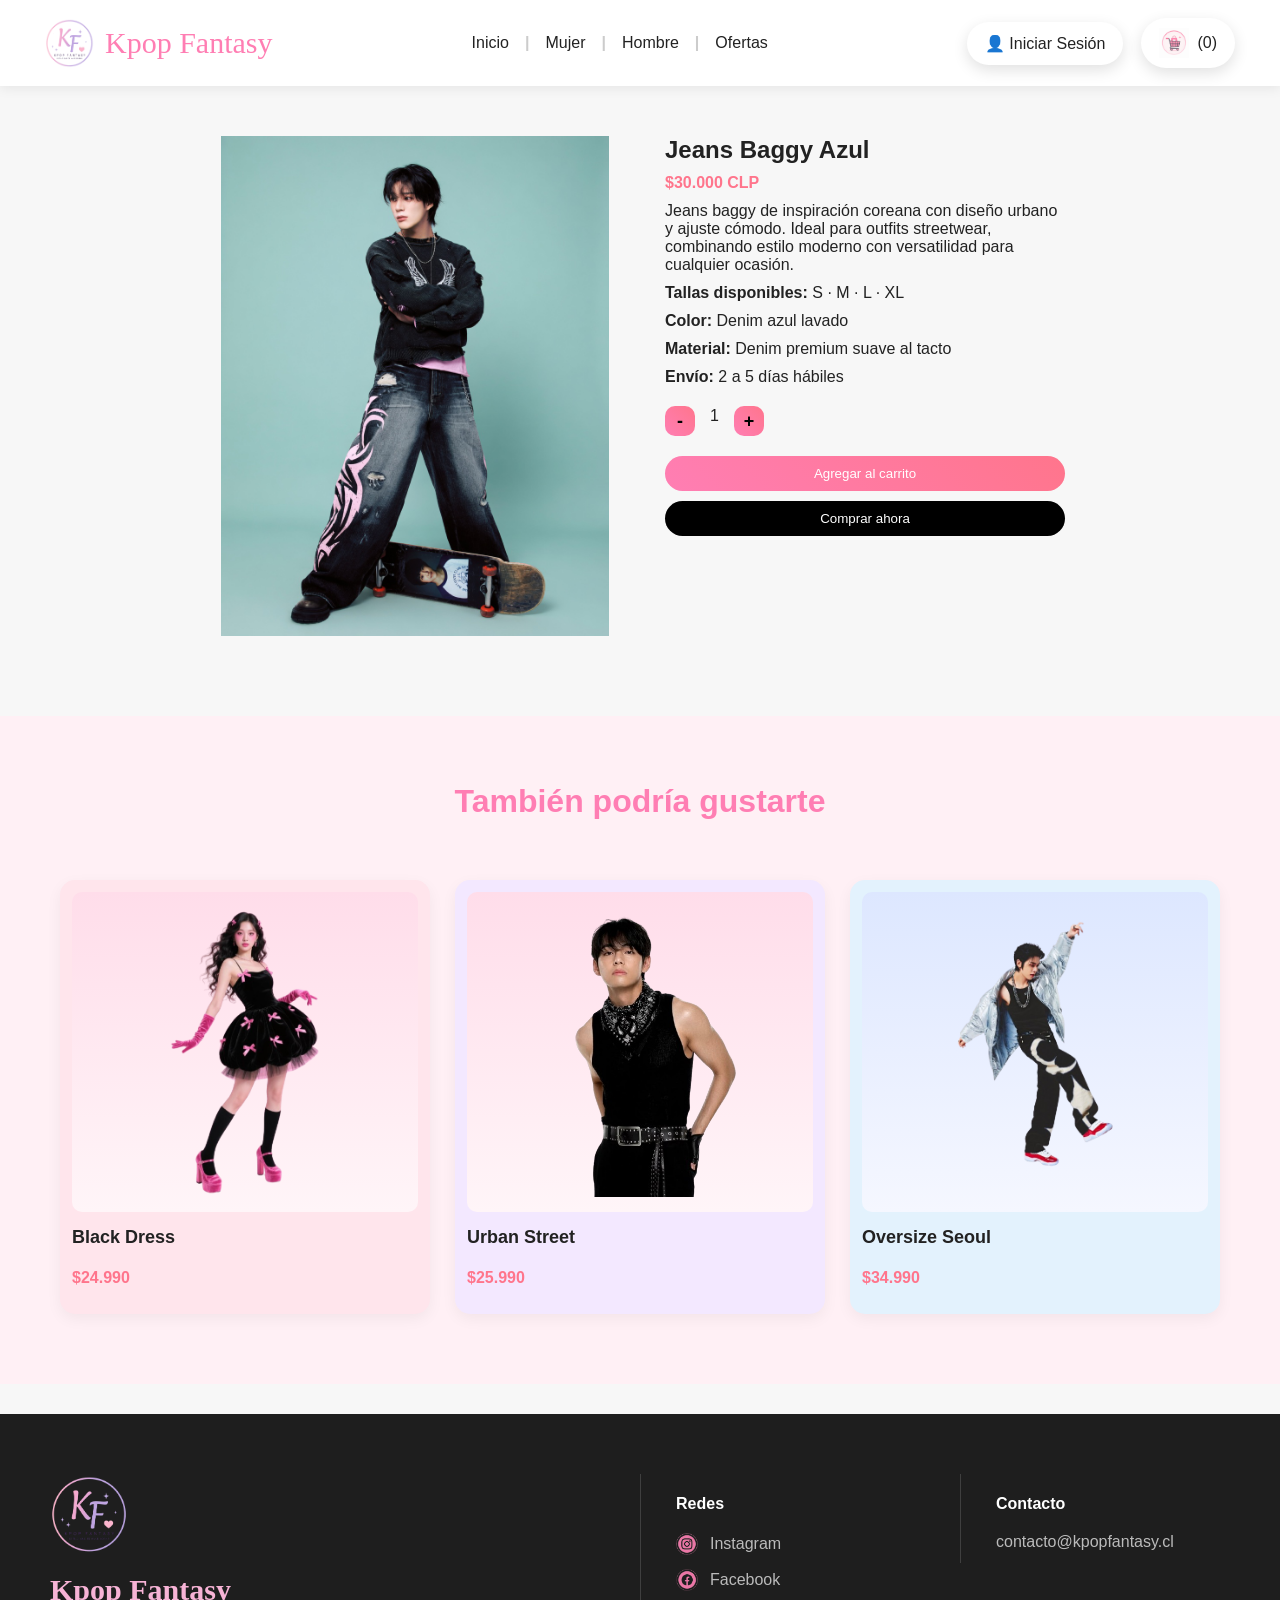
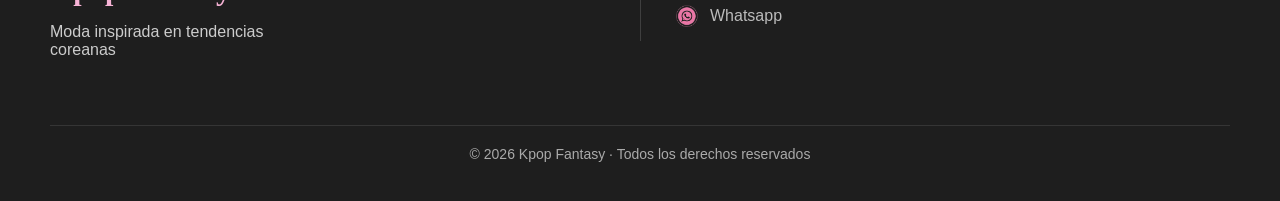
<file: detalles.html>
<!DOCTYPE html>
<html lang="en">
<head>
    <meta charset="UTF-8">
    <meta name="viewport" content="width=device-width, initial-scale=1.0">
    <title>Detalle Producto | Kpop Fantasy</title>
    <link rel="stylesheet" href="styles.css">
    <script src="script.js"></script>
</head>
<body>
<header class="encabezado">

    <div class="logo-box">
        <img src="fotosVarias/logo.png" alt="Logo">
        <span>Kpop Fantasy</span>
    </div>
    <button class="menu-toggle" id="menuToggle">☰</button>

    <nav class="nav" id="mobileNav">
        <a href="index.html">Inicio</a>
        <span>|</span>
        <a href="mujer.html">Mujer</a>
        <span>|</span>
        <a href="hombre.html">Hombre</a>
        <span>|</span>
        <a href="ofertas.html">Ofertas</a>
    </nav>

    <div class="acciones-header">
        <a href="login/login.html" class="login-link" id="userButton">
        👤 Iniciar Sesión
        </a>

        <div class="carrito">
            <a href="carrito.html">
                <img src="fotosVarias/carrito.png" alt="Carrito">
                <span>
                    (0)
                </span>
            </a>
        </div>

    </div>
</header>

    <main>
        <section id="section-detalles">
            <div class="detalles-img">
                <img src="fotosRopa/outfit1.jpg" alt="Blue Baggy">
            </div>

            <div class="detalles">
                <h1>Jeans Baggy Azul</h1>
                <p class="precio">$30.000 CLP</p>
                <p class="descripcion">
                    Jeans baggy de inspiración coreana con diseño urbano y ajuste cómodo.
                    Ideal para outfits streetwear, combinando estilo moderno con
                    versatilidad para cualquier ocasión.
                </p>

                <p><strong>Tallas disponibles:</strong> S · M · L · XL</p>
                <p><strong>Color:</strong> Denim azul lavado</p>
                <p><strong>Material:</strong> Denim premium suave al tacto</p>
                <p><strong>Envío:</strong> 2 a 5 días hábiles</p>

                <div id="quantity-buttons">
                    <button>-</button>
                    <p>1</p>
                    <button>+</button>
                </div>

                <button class="boton">Agregar al carrito</button>

                <button class="boton" style="background:black; margin-top:10px;">
                    Comprar ahora
                </button>

            </div>

        </section>

        <section class="destacados">

            <h2>También podría gustarte</h2>

            <div class="galeria">

                <div class="tarjeta tarjeta-png tarjeta-mujer tarjeta-pastel-rosa">
                    <div class="img-container">
                        <img src="fotosRopa/destacado1m.png" alt="Black Dress">
                        <a href="detalles.html" class="btn-overlay">Ver más</a>
                    </div>

                    <h3>Black Dress</h3>
                    <p class="precio">$24.990</p>
                </div>

                <div class="tarjeta tarjeta-png tarjeta-mujer tarjeta-pastel-lila">
                    <div class="img-container">
                        <img src="fotosRopa/destacado2h.png" alt="Urban Street">
                        <a href="detalles.html" class="btn-overlay">Ver más</a>
                    </div>

                    <h3>Urban Street</h3>
                    <p class="precio">$25.990</p>
                </div>

                <div class="tarjeta tarjeta-png tarjeta-hombre tarjeta-pastel-celeste">
                    <div class="img-container">
                        <img src="fotosRopa/destacado4h.png" alt="Oversize Seoul">
                        <a href="detalles.html" class="btn-overlay">Ver más</a>
                    </div>

                    <h3>Oversize Seoul</h3>
                    <p class="precio">$34.990</p>
                </div>

            </div>

        </section>
    </main>

<footer class="pie">

    <div class="footer-grid">

        <div class="footer-brand">
            <img src="fotosVarias/logo.png" alt="Logo">
            <h3>Kpop Fantasy</h3>
            <p>Moda inspirada en tendencias coreanas</p>
        </div>

        <div class="footer-col">
            <h4>Redes</h4>

            <div class="red-social">
                <img src="fotosVarias/instagram.png" alt="Instagram">
                <span>Instagram</span>
            </div>

            <div class="red-social">
                <img src="fotosVarias/facebook.png" alt="Facebook">
                <span>Facebook</span>
            </div>

            <div class="red-social">
                <img src="fotosVarias/whatsapp.png" alt="Whatsapp">
                <span>Whatsapp</span>
            </div>

        </div>

        <div class="footer-col">
            <h4>Contacto</h4>
            <p>contacto@kpopfantasy.cl</p>
        </div>

    </div>

    <p class="copyright">
        © 2026 Kpop Fantasy · Todos los derechos reservados
    </p>

</footer>
</body>
</html>
</file>
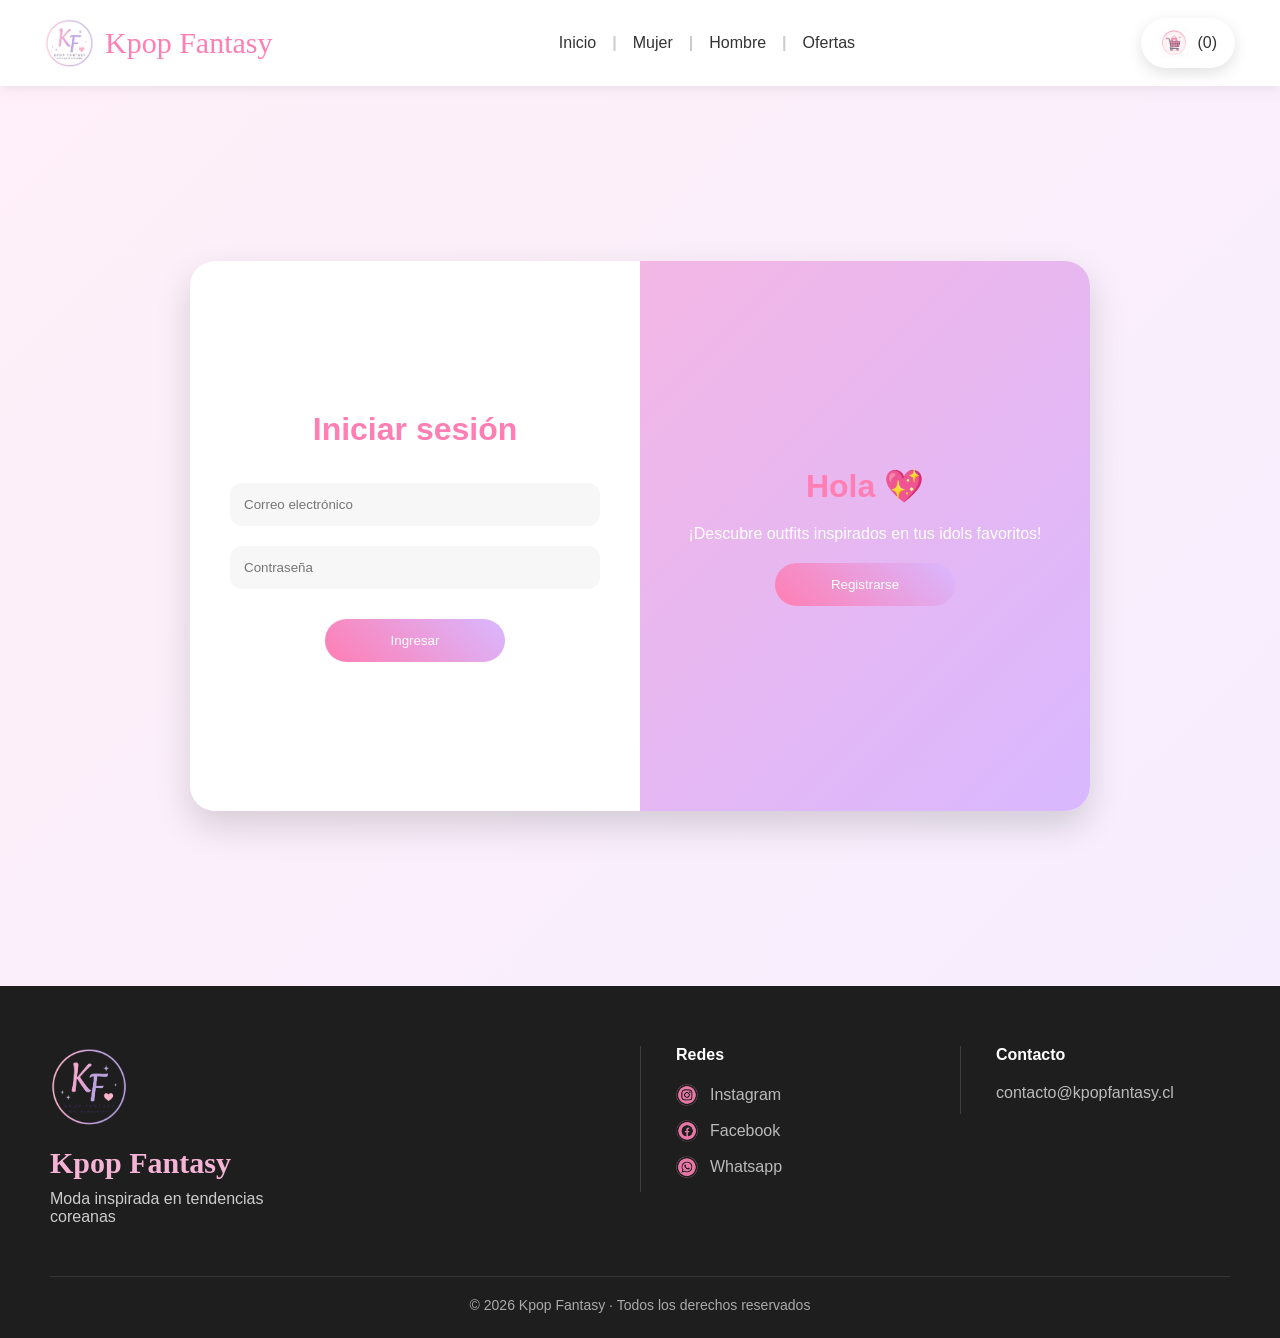
<file: login/login.html>
<!doctype html>
<html lang="es">

<head>
    <meta charset="UTF-8">
    <meta name="viewport" content="width=device-width, initial-scale=1.0">
    <title>Kpop Fantasy | Iniciar sesión</title>
        <link rel="stylesheet" href="../styles.css">
    <link rel="stylesheet" href="login.css">
</head>

<body>
<header class="encabezado">

    <div class="logo-box">
        <img src="../fotosVarias/logo.png" alt="Logo">
        <span>Kpop Fantasy</span>
    </div>
    <button class="menu-toggle" id="menuToggle">☰</button>

    <nav class="nav" id="mobileNav">
        <a href="../index.html">Inicio</a>
        <span>|</span>
        <a href="../mujer.html">Mujer</a>
        <span>|</span>
        <a href="../hombre.html">Hombre</a>
        <span>|</span>
        <a href="../ofertas.html">Ofertas</a>
    </nav>

    <div class="acciones-header">
        <div class="carrito">
            <a href="../carrito.html">
                <img src="../fotosVarias/carrito.png" alt="Carrito">
                <span>
                    (0)
                </span>
            </a>
        </div>

    </div>
</header>

<div class="login-page">
    <div id="container">

<div class="form-container login">
    <div class="content">
        <h1>Iniciar sesión</h1>

        <form id="loginForm">
            <input type="email" id="loginEmail" placeholder="Correo electrónico">
            <input type="password" id="loginPassword" placeholder="Contraseña">
            <button type="button" id="loginBtn">Ingresar</button>
        </form>
    </div>
</div>

<div class="form-container register">
    <div class="content">
        <h1>Crear cuenta</h1>

        <form id="registerForm">
            <input type="text" id="registerName" placeholder="Nombre completo">
            <input type="email" id="registerEmail" placeholder="Correo electrónico">
            <input type="password" id="registerPassword" placeholder="Contraseña">
            <button type="button" id="registerBtn">Registrarse</button>
            <p id="registerMessage"></p>
        </form>

    </div>
</div>

        <div class="overlay-container">
            <div class="overlay">

                <div class="overlay-panel overlay-left">
                    <h1>¡Bienvenida/o!</h1>
                    <p>
                        ¿Ya tienes cuenta?
                        
                    </p>
                    <button id="login" type="button">Iniciar sesión</button>
                </div>

                <div class="overlay-panel overlay-right">
                    <h1>Hola 💖</h1>
                    <p>
                        ¡Descubre outfits inspirados en tus idols favoritos!
                    </p>
                    <button id="register" type="button">Registrarse</button>
                </div>

            </div>
        </div>

    </div>    
</div>



<footer class="pie">

    <div class="footer-grid">

        <div class="footer-brand">
            <img src="../fotosVarias/logo.png" alt="Logo">
            <h3>Kpop Fantasy</h3>
            <p>Moda inspirada en tendencias coreanas</p>
        </div>

        <div class="footer-col">
            <h4>Redes</h4>

            <div class="red-social">
                <img src="../fotosVarias/instagram.png" alt="Instagram">
                <span>Instagram</span>
            </div>

            <div class="red-social">
                <img src="../fotosVarias/facebook.png" alt="Facebook">
                <span>Facebook</span>
            </div>

            <div class="red-social">
                <img src="../fotosVarias/whatsapp.png" alt="Whatsapp">
                <span>Whatsapp</span>
            </div>
        </div>

        <div class="footer-col">
            <h4>Contacto</h4>
            <p>contacto@kpopfantasy.cl</p>
        </div>

    </div>

    <p class="copyright">
        © 2026 Kpop Fantasy · Todos los derechos reservados
    </p>

</footer>
<script src="login.js"></script>
<script src="../script.js"></script>
</body>
</html>
</file>
<file: styles.css>
* {
    box-sizing: border-box;
}


/* ----------------- Colores en uso ----------------- */
:root {
    --primary: #ff7eb3;
    --secondary: #ff758c;
    --text: #222;
    --bg: #f7f7f7;
    --soft: #fff0f5;
    --cancel-color:#f64a4a;
    --cancel-color-hover: #ff9090;
    --cancel-color-active: #e22a2a;
    --confirm-color: #82ff82;
    --confirm-color-hover: #b0ffb0;
    --confirm-color-active: #53ec53;
}

/* ----------------- BODY ----------------- */
body {
    min-height: 100vh;
    display: flex;
    flex-direction: column;
    background-color: var(--bg);
    color: var(--text);
    font-family: 'Segoe UI', Tahoma, Geneva, Verdana, sans-serif;
    margin: 0;
}

main {
    flex: 1;
}

section {
    margin-bottom: 30px;
}

/* ----------------- LOGIN ----------------- */

.acciones-header {
    display: flex;
    align-items: center;
    gap: 18px;
}

.login-link {
    text-decoration: none;
    color: var(--text);
    font-weight: 500;
    padding: 12px 18px;
    border-radius: 25px;
    background: white;
    box-shadow: 0 5px 15px rgba(0,0,0,0.12);
    transition: 0.3s;
}

.login-link:hover {
    background: var(--soft);
    transform: translateY(-2px);
}

.login-icon:hover {
    transform: translateY(-3px);
    background: var(--soft);
}


.login-icon:hover {
    transform: scale(1.05);
}

/* ----------------- USUARIO ----------------- */
.usuario-box {
    display: flex;
    align-items: center;
}

#userPanel {
    display: flex;
    align-items: center;
    gap: 12px;
    background: white;
    padding: 10px 16px;
    border-radius: 30px;
    box-shadow: 0 4px 12px rgba(0,0,0,0.08);
}

#userName {
    color: var(--primary);
    font-weight: 600;
    font-size: 14px;
}

#logoutBtn {
    border: none;
    background: #ffe6ef;
    color: var(--primary);
    padding: 8px 14px;
    border-radius: 20px;
    cursor: pointer;
    font-size: 13px;
    transition: 0.3s;
}

#logoutBtn:hover {
    background: var(--primary);
    color: white;
}

/* ----------------- ENCABEZADO ----------------- */
.encabezado {
    display: flex;
    align-items: center;
    justify-content: space-between;
    padding: 18px 45px;
    background: white;
    box-shadow: 0 2px 12px rgba(0,0,0,0.08);
    position: sticky;
    top: 0;
    z-index: 100;
}

/* ----------------- LOGO INCIAL ----------------- */

.logo-box {
    display: flex;
    align-items: center;
    gap: 10px;
}

.logo-box img {
    width: 50px;
}

.logo-box span {
    font-family: "Brush Script MT", cursive;
    font-size: 30px;
    color: var(--primary);
}

/* ----------------- NAVS enlaces navegación ----------------- */
.nav {
    display: flex;
    align-items: center;
    gap: 16px;
}

.nav span {
    color: #ccc;
    font-weight: bold;
}

.nav a {
    text-decoration: none;
    color: var(--text);
    font-weight: 500;
    transition: 0.3s;
}

.nav a:hover {
    color: var(--primary);
}

.nav a::after {
    content: "";
    position: absolute;
    width: 0%;
    height: 2px;
    background: var(--primary);
    left: 0;
    bottom: -5px;
    transition: 0.3s;
}

.nav a:hover::after {
    width: 100%;
}

/* ----------------- CARRITO ----------------- */
.carrito {
    background: white;
    padding: 10px 18px;
    border-radius: 25px;
    display: flex;
    align-items: center;
    gap: 10px;
    box-shadow: 0 5px 15px rgba(0,0,0,0.12);
}

.carrito a {
    display: flex;
    align-items: center;
    gap: 8px;
    text-decoration: none;
    color: var(--text);
}

.carrito a:active {
    color: black;
}

.carrito img {
    width: 30px;
    height: auto;
    object-fit: contain;
}

/* ----------------- BANNER ----------------- */
.banner {
    height: 80vh;
    position: relative;
    overflow: hidden;
}

/* ----------------- CONFIGURACIÓN VISUAL DEL VIDEO ----------------- */
.video-banner {
    width: 100%;
    height: 100%;
    object-fit: cover;
}

.banner::before {
    content: "";
    position: absolute;
    width: 100%;
    height: 100%;
    background-color: rgba(0,0,0,0.35);
}

.texto-banner {
    position: absolute;
    color: white;
    top: 50%;
    left: 10%;
    transform: translateY(-50%);
    z-index: 2;
}

.texto-banner h2 {
    font-size: 52px;
    margin-bottom: 10px;
}

.texto-banner p {
    margin: 10px 0;
    font-size: 20px;
}



/* ----------------- DESTACADOS ----------------- */
.destacados {
    padding: 40px 30px;
    background: var(--soft);
}

.destacados h2 {
    text-align: center;
    margin-bottom: 30px;
    font-size: 32px;
    color: var(--primary);
}

/* ----------------- GALERÍA ----------------- */
.galeria {
    display: grid;
    grid-template-columns: repeat(auto-fit, minmax(220px, 1fr));
    gap: 25px;
    padding: 30px;
}

/* ----------------- TARJETAS ----------------- */
.tarjeta {
    position: relative;
    background: white;
    border-radius: 15px;
    padding: 12px;
    transition: 0.3s;
    box-shadow: 0 5px 15px rgba(0,0,0,0.05);
    display: flex;
    flex-direction: column;
    justify-content: space-between;
    overflow: visible;
}

.tarjeta:hover {
    transform: translateY(-10px);
}

.tarjeta img {
    width: 100%;
    height: 320px;
    object-fit: contain;
    border-radius: 10px;
    transition: 0.3s;
}

/* ----------------- CONTENEDOR DE IMÁGEN ----------------- */
.img-container {
    position: relative;
    background: rgba(255,255,255,0.5);
    padding: 15px;
    display: flex;
    justify-content: center;
    align-items: center;
}

/* ----------------- IMÁGENES PNG ----------------- */
.tarjeta-png .img-container {
    border-radius: 10px;
    height: 320px;
    overflow: hidden;
}

.tarjeta-png img {
    width: 100%;
    height: 100%;
    object-fit: contain;
}
/* ----------------- FONDO TARJETAS PNG ----------------- */
.tarjeta-destacado {
    background: #ffeef4;
}

.tarjeta-pastel-rosa {
    background: #ffe5ec;
}

.tarjeta-pastel-lila {
    background: #f3e8ff;
}

.tarjeta-pastel-celeste {
    background: #e3f2fd;
}

.tarjeta-pastel-beige {
    background: #fdf6ec;
}

/* ----------------- TARJETAS MUJER ----------------- */
.tarjeta-mujer .img-container {
    background: linear-gradient(180deg, #ffddea, #fff5f8);
}

/* ----------------- TARJETAS HOMBRE ----------------- */
.tarjeta-hombre .img-container {
    background: linear-gradient(180deg, #dde7ff, #f5f7ff);
}

/* ----------------- TARJETAS DESTACADO ----------------- */
.tarjeta-destacado .img-container {
    background: linear-gradient(180deg, #ffe4ef, #fff7fa);
}

.tarjeta:hover img {
    transform: scale(1.03);
}

/* ----------------- texto TARJETAS ----------------- */
.tarjeta h3 {
    margin-top: 15px;
    margin-bottom: 5px;
    font-size: 18px;
}

.precio {
    margin-bottom: 15px;
    color: var(--secondary);
    font-weight: bold;
}

/* ----------------- BOTÓN VER MÁS ----------------- */
.btn-overlay {
    position: absolute;
    bottom: 10px;
    left: 50%;
    transform: translateX(-50%);
    background: white;
    padding: 6px 12px;
    border-radius: 20px;
    font-size: 14px;
    opacity: 0;
    transition: 0.3s;
    text-decoration: none;
    color: black;
}

.tarjeta:hover .btn-overlay {
    opacity: 1;
    bottom: 15px;
}

/* ----------------- BOTONES ----------------- */
.boton {
    background: linear-gradient(45deg, var(--primary), var(--secondary));
    border: none;
    padding: 10px 18px;
    border-radius: 25px;
    color: white;
    cursor: pointer;
    transition: 0.3s;
}

.boton:hover {
    transform: scale(1.05);
}

/* ----------------- BOTÓN OCULTO ----------------- */
.menu-toggle {
    display: none;
    background: none;
    border: none;
    font-size: 32px;
    cursor: pointer;
    color: var(--primary);
}

/* ----------------- TAG ----------------- */
.tag {
    position: absolute;
    top: 15px;
    left: 15px;
    background: var(--primary);
    color: white;
    padding: 8px 14px;
    border-radius: 12px;
    font-size: 12px;
    font-weight: bold;
    z-index: 20;
    box-shadow: 0 4px 10px rgba(0,0,0,0.15);
}

/* ----------------- OFERTAS ----------------- */
.banner-ofertas {
    position: relative;
    height: 75vh;
    overflow: hidden;
}

.banner-ofertas img {
    width: 100%;
    height: 100%;
    object-fit: cover;
}

.banner-ofertas::before {
    content: "";
    position: absolute;
    inset: 0;
    background: rgba(0,0,0,0.35);
}

.texto-oferta {
    position: absolute;
    top: 50%;
    left: 10%;
    transform: translateY(-50%);
    color: white;
    z-index: 2;
}

.texto-oferta h2 {
    font-size: 58px;
}

.texto-oferta p {
    font-size: 22px;
}

.frase-oferta {
    text-align: center;
    padding: 60px;
    background: var(--soft);
}

/* ----------------- DETALLES Otra página----------------- */

#section-detalles {
    display: flex;
    padding: 50px;
    justify-content: center;
}

.detalles-img {
    width: 400px;
    height: 500px;
    text-align: center;
}

.detalles-img img {
    /* width: 100%; */
    height: 100%;
}

.detalles {
    max-width: 400px;
    margin-left: 50px;
    display: flex;
    flex-direction: column;
}

.detalles h1, .detalles h3, .detalles p {
    margin: 0 0 10px;
}

#quantity-buttons {
    display: flex;
    align-items: center;
    margin: 10px 0 20px 0;
}

#quantity-buttons button {
    background: linear-gradient(45deg, var(--primary), var(--secondary));
    height: 30px;
    width: 30px;
    border-radius: 10px;
    text-align: center;
    font-size: large;
    font-weight: bold;
    border-style: none;
}

#quantity-buttons button:hover {
    transform: scale(1.05);
}

#quantity-buttons button:active {
    background: var(--cancel-color-active);
}

#quantity-buttons p {
    padding: 0 15px;
    text-align: center;
}

/* ----------------- PÁGINA CARRITO ----------------- */

#carrito-main {
    padding: 50px;
}

#carrito-main h1, #carrito-main p {
    margin: 10px 20px;
}

#carrito-main .contenido > div {
    display: flex;
    align-items: flex-start;
}

#carrito-lista {
    display: flex;
    flex-direction: column;
    justify-content: start;
    padding-right: 40px;
    flex-grow: 2;
}

.carrito-item {
    display: flex;
    align-items: center;
    justify-content: space-evenly;
    background-color: gainsboro;
    border-radius: 50px;
    padding: 20px;
    margin: 10px;
}

.carrito-item-img {
    height: 220px;
}

.carrito-item-img img {
    height: 100%;
}

.item-detalles {
    display: flex;
    flex-direction: column;
    justify-content: start;
    width: 60%;
}

.item-detalles h2 {
    margin: 10px 0;
}

.item-detalles h4 {
    margin: 10px 0;
    text-indent: 5%;
}

.item-quantity {
    display: flex;
    align-items: center;
}

.item-quantity h4 {
    margin-right: 20px;
}

.item-quantity button {
    background: linear-gradient(45deg, var(--primary), var(--secondary));
    font-size: large;
    font-weight: bold;
    border-style: none;
    border-radius: 30px;
    width: 40px;
    height: 30px;
}

.item-quantity button:hover {
    transform: scale(1.05);
}

.item-quantity button:active {
    background: var(--cancel-color-active);
}

.item-detalles .modify-buttons {
    display: inline;
    margin-top: 30px;
    align-self: center;
}

.item-detalles .modify-buttons button, .carrito-buttons button {
    border-style: none;
    border-radius: 30px;
}

.item-detalles .modify-buttons button {
    padding: 10px 20px;
}

.remove-button, .remove-all-button {
    background-color: var(--cancel-color);
}

.remove-button:hover, .remove-all-button:hover {
    background-color: var(--cancel-color-hover);
}

.remove-button:active, .remove-all-button:active {
    background-color: var(--cancel-color-active);
}

.purchase-button, .purchase-all-button {
    background-color: var(--confirm-color);
}

.purchase-button:hover, .purchase-all-button:hover {
    background-color: var(--confirm-color-hover);
}

.purchase-button:active, .purchase-all-button:active {
    background-color: var(--confirm-color-active);
}

#resumen {
    background-color: gainsboro;
    border-radius: 20px;

    display: flex;
    flex-direction: column;
    padding: 20px;
}

#resumen #resumen-precio-total {
    margin: 0 20px;
}

.carrito-buttons {
    align-self: center;
    width: 80%;
}

.carrito-buttons button {
    padding: 10px 30px;
    width: 100%;
    margin: 10px 0;
}

/* ----------------- /DETALLES FOOTER----------------- */
.pie {
    background: #1e1e1e;
    color: white;
    padding: 60px 50px 25px;
}

.footer-grid {
    display: grid;
    grid-template-columns: 2fr 1fr 1fr;
    gap: 50px;
    align-items: start;
}

.footer-brand {
    padding-right: 35px;
}

.footer-brand img {
    width: 80px;
    margin-bottom: 15px;
}

.footer-brand h3 {
    margin: 0 0 10px;
    font-size: 30px;
    font-family: "Brush Script MT", cursive;
    color: #f7b3d6;
}

.footer-brand p {
    color: #ccc;
    max-width: 280px;
}

.footer-col {
    padding-left: 35px;
    border-left: 1px solid rgba(255,255,255,0.15);
}

.footer-col h4 {
    margin-bottom: 20px;
    color: white;
}

.footer-col p {
    color: #bbb;
    margin: 12px 0;
    cursor: pointer;
    transition: 0.3s;
}

.footer-col p:hover {
    color: var(--primary);
}

.copyright {
    text-align: center;
    margin-top: 50px;
    padding-top: 20px;
    border-top: 1px solid rgba(255,255,255,0.1);
    color: #aaa;
    font-size: 14px;
}

.footer-marca {
    display: flex;
    align-items: center;
    gap: 15px;
}

.footer-marca img {
    width: 65px;
    height: auto;
}

.footer-marca h3 {
    margin: 0;
}

.red-social {
    display: flex;
    align-items: center;
    gap: 12px;
    margin: 14px 0;
    cursor: pointer;
}

.red-social img {
    width: 22px;
    height: 22px;
    object-fit: contain;
}

.red-social span {
    color: #bbb;
    transition: 0.3s;
}

.red-social:hover span {
    color: var(--primary);
}

/* ----------------- RESPONSIVE ----------------- */
@media (max-width: 992px) {
    .encabezado {
        flex-wrap: wrap;
        justify-content: center;
        gap: 20px;
        text-align: center;
        padding: 20px;
    }

    .nav {
        flex-wrap: wrap;
        justify-content: center;
    }
}

@media (max-width: 768px) {
    .encabezado {
        display: flex;
        align-items: center;
        justify-content: space-between;
        flex-wrap: nowrap;
        padding: 15px 20px;
        gap: 15px;
    }

    .logo-box {
        display: flex;
        align-items: center;
        gap: 10px;
    }

    .logo-box img {
        width: 45px;
        height: auto;
    }

    .logo-box span {
        font-size: 22px;
        white-space: nowrap;
    }

    .menu-toggle {
        display: block !important;
        background: none;
        border: none;
        color: var(--primary);
        font-size: 34px;
        padding: 0;
        margin: 0;
        margin-right: 10px;
        min-width: auto;
        cursor: pointer;
    }

    .nav {
        display: none;
        flex-direction: column;
        width: 100%;
        background: white;
        padding: 15px;
        border-radius: 15px;
        margin-top: 15px;
        box-shadow: 0 8px 20px rgba(0,0,0,0.08);
        gap: 12px;
        text-align: center;
    }

    .nav.active {
        display: flex;
    }

    .nav span {
        display: none;
    }

    .acciones-header {
        width: auto;
        margin: 0;
        display: flex;
    }

    .carrito {
        position: static;
        padding: 0;
    }

    .carrito a {
        padding: 10px 14px;
    }
}

/* ---------------- FOOTER RESPONSIVE ---------------- */
@media (max-width: 768px) {

    .footer-grid {
        display: flex;
        flex-direction: column;
        align-items: center;
        text-align: center;
        gap: 30px;
    }

    .footer-col,
    .footer-brand {
        width: 100%;
    }

    .footer-col {
        border-left: none;
        padding-left: 0;
    }

    .footer-brand img {
        margin: 0 auto 10px;
        display: block;
    }

    .red-social {
        justify-content: center;
    }

    .pie {
        padding: 40px 20px;
    }

    .copyright {
        text-align: center;
        font-size: 14px;
    }

    .footer-brand {
    display: flex;
    flex-direction: column;
    align-items: center;
    text-align: center;
    padding-right: 0;
}
}

@media (max-width:500px) {
    .usuario-box {
        display: none;
    }
}
</file>
<file: login/login.css>
/* ---------------- RESETEO ---------------- */

* {
    margin: 0;
    padding: 0;
    box-sizing: border-box;
}

/* ---------------- COLORES ---------------- */

:root {
    --primary: #ff7eb3;
    --secondary: #d9b8ff;
    --white: #ffffff;
    --text: #333;
}

/* ---------------- BODY ---------------- */

body {
    font-family: 'Segoe UI', sans-serif;
    min-height: 100vh;
    background: linear-gradient(135deg, #fff0f8, #f5edff);
    margin: 0;
}

.login-page {
    min-height: 100vh;
    display: flex;
    justify-content: center;
    align-items: center;
    padding: 20px;
}

/* ---------------- CONTENEDOR ---------------- */

#container {
    position: relative;
    width: 900px;
    max-width: 100%;
    min-height: 550px;
    background: white;
    border-radius: 25px;
    overflow: hidden;
    box-shadow: 0 15px 35px rgba(0,0,0,0.15);
}

/* ---------------- FORMULARIOS ---------------- */
.form-container {
    position: absolute;
    top: 0;
    height: 100%;
    width: 50%;
    transition: all 0.6s ease-in-out;
    display: flex;
    justify-content: center;
    align-items: center;
}

.login {
    left: 0;
    z-index: 2;
    transition: all 0.6s ease-in-out;
}

.register {
    left: 0;
    opacity: 0;
    z-index: 1;
    transition: all 0.6s ease-in-out;
}

#registerMessage {
    margin-top: 15px;
    color: #ff7eb3;
    font-size: 14px;
    font-weight: 600;
    min-height: 20px;
}

#container.active .login {
    transform: translateX(100%);
    opacity: 0;
}

#container.active .register {
    transform: translateX(100%);
    opacity: 1;
    z-index: 5;
}

/* ---------------- CONTENIDO ---------------- */
.content {
    width: 100%;
    padding: 40px;
    text-align: center;
}

.content h1 {
    margin-bottom: 25px;
}

.content p {
    margin: 15px 0;
    color: #666;
}

h1 {
    color: var(--primary);
    margin-bottom: 20px;
}

/* ---------------- INPUTS ---------------- */
input {
    width: 100%;
    padding: 14px;
    margin: 10px 0;
    border: none;
    border-radius: 12px;
    background: #f7f7f7;
}

input:focus {
    outline: 2px solid var(--primary);
}

/* ---------------- BOTONES ---------------- */
button {
    margin-top: 20px;
    padding: 14px 28px;
    border: none;
    border-radius: 30px;
    background: linear-gradient(45deg, var(--primary), var(--secondary));
    color: white;
    cursor: pointer;
    width: auto;
    min-width: 180px;
    display: inline-block;
}

button:hover {
    transform: scale(1.03);
}

/* ---------------- PANEL ---------------- */
.overlay-container {
    position: absolute;
    top: 0;
    left: 50%;
    width: 50%;
    height: 100%;
    overflow: hidden;
    transition: transform 0.6s ease-in-out;
}

#container.active .overlay-container {
    transform: translateX(-100%);
}

.overlay {
    background: linear-gradient(135deg, #ffb6d9, #d9b8ff);
    color: white;
    height: 100%;
    width: 200%;
    position: relative;
    left: -100%;
    transition: transform 0.6s ease-in-out;
}

#container.active .overlay {
    transform: translateX(50%);
}

.overlay-panel {
    position: absolute;
    width: 50%;
    height: 100%;
    display: flex;
    flex-direction: column;
    justify-content: center;
    align-items: center;
    padding: 40px;
    text-align: center;
}

.overlay-left {
    transform: translateX(-20%);
}

.overlay-right {
    right: 0;
}

/* ---------------- RESPONSIVE LOGIN ---------------- */
@media (max-width: 992px) {
    #container {
        width: 95%;
        min-height: 500px;
    }

    .content {
        padding: 30px;
    }
}

@media (max-width: 768px) {
    .login-page {
        padding: 20px 10px;
    }
    #container {
        width: 100%;
        min-height: auto;
        display: block;
        border-radius: 18px;
    }
    .form-container {
        width: 100%;
        position: relative;
        transform: none !important;
        opacity: 1 !important;
        left: 0;
    }
    .overlay-container {
        display: none;
    }
    .register {
        display: none;
    }
    #container.active .login {
        display: none;
    }
    #container.active .register {
        display: flex;
    }
    .content {
        padding: 35px 20px;
    }
    h1 {
        font-size: 28px;
    }
    input,
    button {
        width: 100%;
    }
    button {
        min-width: unset;
    }
}

@media (max-width: 480px) {
    h1 {
        font-size: 24px;
    }
    .content {
        padding: 25px 15px;
    }
    input {
        padding: 12px;
    }
}
</file>
